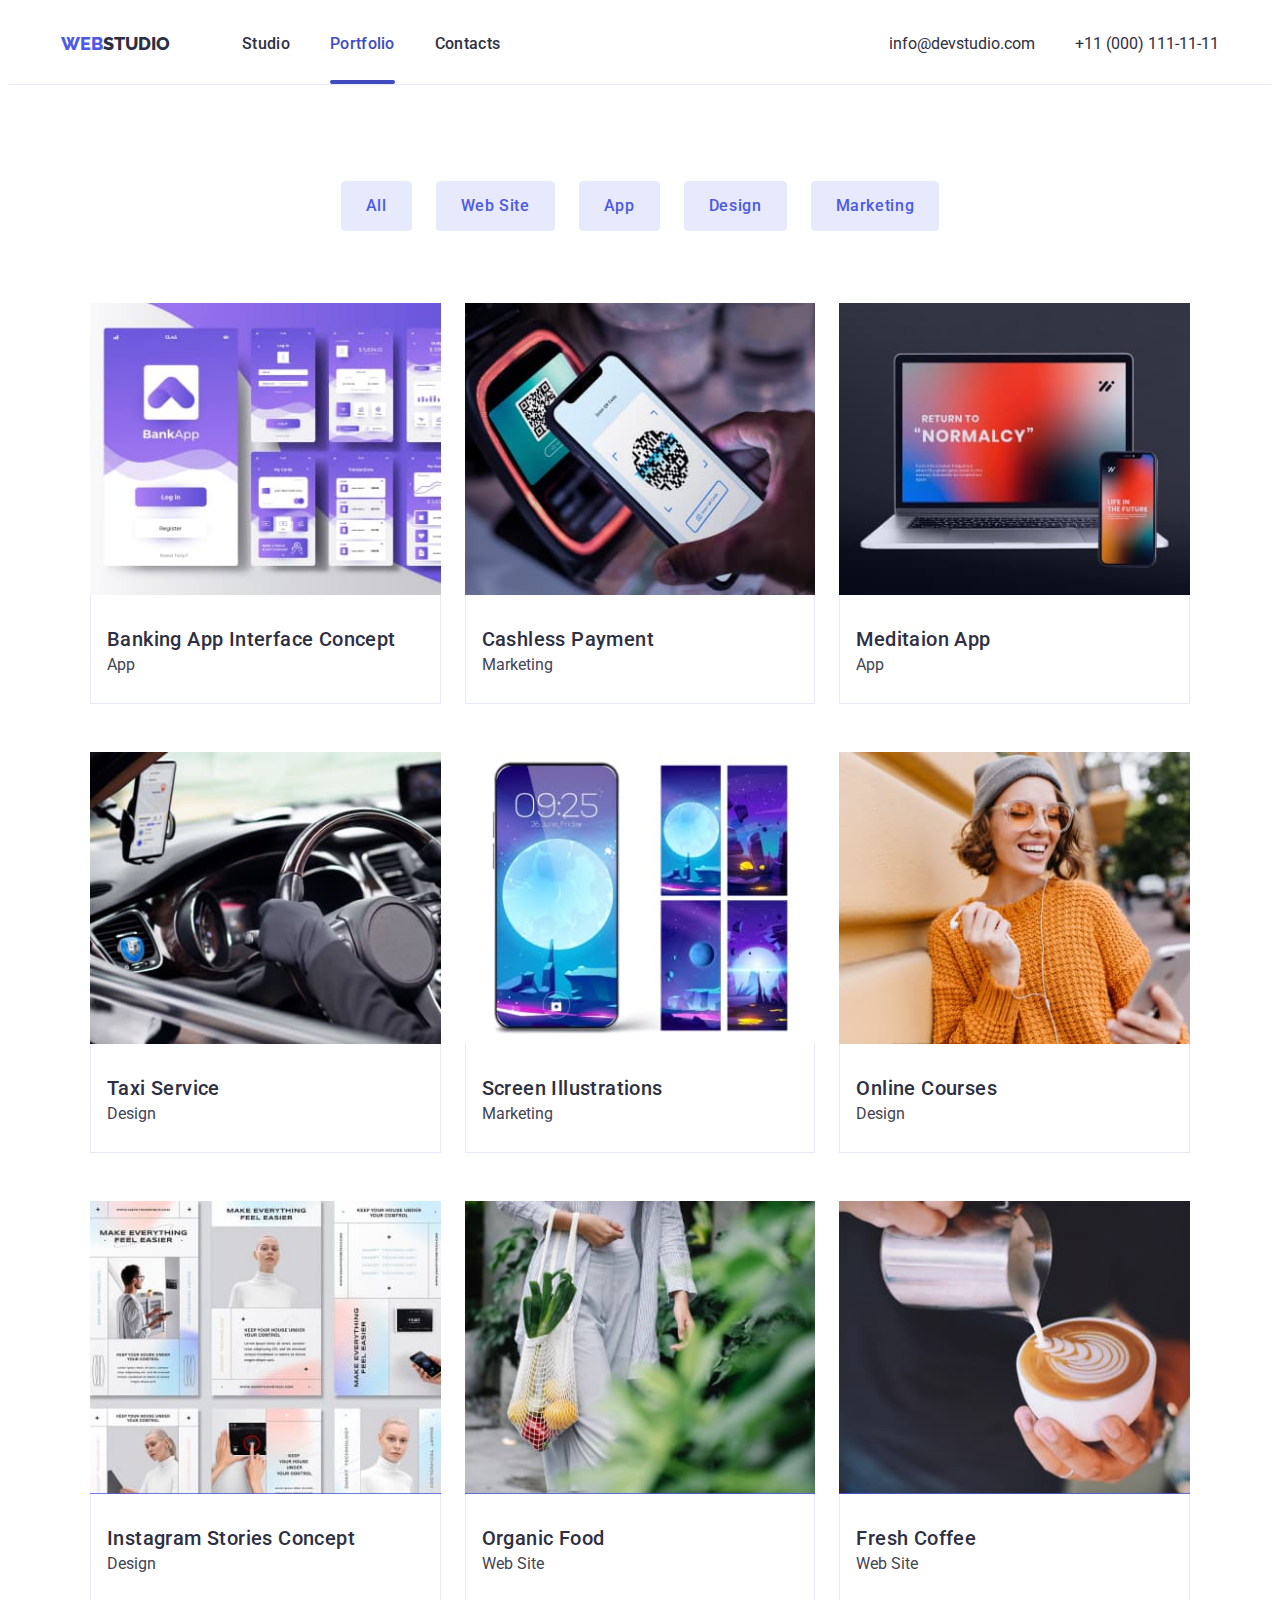
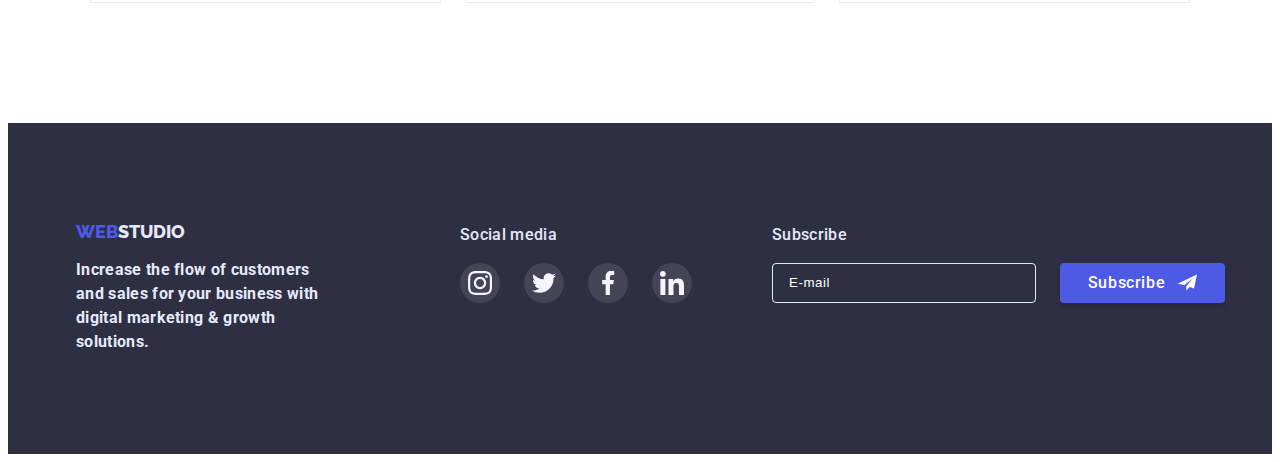
<file: portfolio.html>
<!DOCTYPE html>
<html lang="en">
  <head>
    <meta charset="UTF-8" />
    <meta http-equiv="X-UA-Compatible" content="IE=edge" />
    <meta name="viewport" content="width=device-width, initial-scale=1.0" />
    <title>Portfolio</title>
    <link rel="preconnect" href="https://fonts.googleapis.com" />
    <link rel="preconnect" href="https://fonts.gstatic.com" crossorigin />
    <link
      href="https://fonts.googleapis.com/css2?family=Raleway:wght@800&family=Roboto:wght@400;500;700;900&display=swap"
      rel="stylesheet"
    />
    <link
      rel="stylesheet"
      href="https://cdnjs.cloudflare.com/ajax/libs/modern-normalize/1.1.0/modern-normalize.min.css"
      integrity="sha512-wpPYUAdjBVSE4KJnH1VR1HeZfpl1ub8YT/NKx4PuQ5NmX2tKuGu6U/JRp5y+Y8XG2tV+wKQpNHVUX03MfMFn9Q=="
      crossorigin="anonymous"
      referrerpolicy="no-referrer"
    />
    <link rel="stylesheet" href="./css/styles.css" />
  </head>
  <body>
    <header class="page-header">
      <div class="container had">
        <nav class="navigation">
          <a class="header-logo" href="./index.html">
            <span class="web">web</span>studio</a
          >

          <ul class="site-nav list">
            <li class="item-nav">
              <a class="link-nav line" href="index.html">Studio</a>
            </li>
            <li class="item-nav">
              <a class="link-nav line current" href="portfolio.html"
                >Portfolio</a
              >
            </li>
            <li class="item-nav"><a class="link-nav" href="">Contacts</a></li>
          </ul>
        </nav>
        <address>
          <ul class="adr-items list">
            <li class="adr">
              <a class="link-nav" href="mailto:info@devstudio.com"
                >info@devstudio.com</a
              >
            </li>
            <li class="adr">
              <a class="link-nav" href="tel:+110001111111"
                >+11 (000) 111-11-11</a
              >
            </li>
          </ul>
        </address>
      </div>
    </header>
    <main>
      <section class="section main">
        <div class="container">
          <h1 class="visually-hidden">Project filter</h1>

          <ul class="filter list">
            <li class="item-btn">
              <button class="button-item" type="button">All</button>
            </li>
            <li class="item-btn">
              <button class="button-item" type="button">Web Site</button>
            </li>
            <li class="item-btn">
              <button class="button-item" type="button">App</button>
            </li>
            <li class="item-btn">
              <button class="button-item" type="button">Design</button>
            </li>
            <li class="item-btn">
              <button class="button-item" type="button">Marketing</button>
            </li>
          </ul>

          <ul class="project list">
            <li class="project-cont">
              <a class="project-link" href="">
                <div class="project-cover-wrap">
                  <img
                    class="project-img"
                    src="./images/image7_1.jpg"
                    alt="Interface banking App"
                    width="360"
                    height="300"
                  />
                  <p class="project-cover-text">
                    14 Stylish and User-Friendly App Design Concepts · Task
                    Manager App · Calorie Tracker App · Exotic Fruit Ecommerce
                    App · Cloud Storage App
                  </p>
                </div>

                <div class="after-img">
                  <h2 class="project-hed">banking app interface concept</h2>
                  <p class="project-item">app</p>
                </div></a
              >
            </li>
            <li class="project-cont">
              <a class="project-link" href=""
                ><div class="project-cover-wrap">
                  <img
                    class="project-img"
                    src="./images/image7.jpg"
                    alt="banking app interface"
                    width="360"
                    height="300"
                  />
                  <p class="project-cover-text">
                    14 Stylish and User-Friendly App Design Concepts · Task
                    Manager App · Calorie Tracker App · Exotic Fruit Ecommerce
                    App · Cloud Storage App
                  </p>
                </div>
                <div class="after-img">
                  <h2 class="project-hed">cashless payment</h2>
                  <p class="project-item">marketing</p>
                </div></a
              >
            </li>

            <li class="project-cont">
              <a class="project-link" href=""
                ><div class="project-cover-wrap">
                  <img
                    class="project-img"
                    src="./images/image8.jpg"
                    alt="Notybook"
                    width="360"
                    height="300"
                  />
                  <p class="project-cover-text">
                    14 Stylish and User-Friendly App Design Concepts · Task
                    Manager App · Calorie Tracker App · Exotic Fruit Ecommerce
                    App · Cloud Storage App
                  </p>
                </div>
                <div class="after-img">
                  <h2 class="project-hed">meditaion app</h2>
                  <p class="project-item">app</p>
                </div></a
              >
            </li>
            <li class="project-cont">
              <a class="project-link" href=""
                ><div class="project-cover-wrap">
                  <img
                    class="project-img"
                    src="./images/image9.jpg"
                    alt="taxi"
                    width="360"
                    height="300"
                  />
                  <p class="project-cover-text">
                    14 Stylish and User-Friendly App Design Concepts · Task
                    Manager App · Calorie Tracker App · Exotic Fruit Ecommerce
                    App · Cloud Storage App
                  </p>
                </div>
                <div class="after-img">
                  <h2 class="project-hed">taxi service</h2>
                  <p class="project-item">design</p>
                </div></a
              >
            </li>
            <li class="project-cont">
              <a class="project-link" href=""
                ><div class="project-cover-wrap">
                  <img
                    class="project-img"
                    src="./images/image10.jpg"
                    alt="phone's skin"
                    width="360"
                    height="300"
                  />
                  <p class="project-cover-text">
                    14 Stylish and User-Friendly App Design Concepts · Task
                    Manager App · Calorie Tracker App · Exotic Fruit Ecommerce
                    App · Cloud Storage App
                  </p>
                </div>
                <div class="after-img">
                  <h2 class="project-hed">screen illustrations</h2>
                  <p class="project-item">marketing</p>
                </div></a
              >
            </li>
            <li class="project-cont">
              <a class="project-link" href=""
                ><div class="project-cover-wrap">
                  <img
                    class="project-img"
                    src="./images/image11.jpg"
                    alt="Smiling girl"
                    width="360"
                    height="300"
                  />
                  <p class="project-cover-text">
                    14 Stylish and User-Friendly App Design Concepts · Task
                    Manager App · Calorie Tracker App · Exotic Fruit Ecommerce
                    App · Cloud Storage App
                  </p>
                </div>
                <div class="after-img">
                  <h2 class="project-hed">online courses</h2>
                  <p class="project-item">design</p>
                </div></a
              >
            </li>
            <li class="project-cont">
              <a class="project-link" href=""
                ><div class="project-cover-wrap">
                  <img
                    class="project-img"
                    src="./images/image12.jpg"
                    alt="instagram stories concept"
                    width="360"
                    height="300"
                  />
                  <p class="project-cover-text">
                    14 Stylish and User-Friendly App Design Concepts · Task
                    Manager App · Calorie Tracker App · Exotic Fruit Ecommerce
                    App · Cloud Storage App
                  </p>
                </div>
                <div class="after-img">
                  <h2 class="project-hed">instagram stories concept</h2>
                  <p class="project-item">design</p>
                </div></a
              >
            </li>
            <li class="project-cont">
              <a class="project-link" href=""
                ><div class="project-cover-wrap">
                  <img
                    class="project-img"
                    src="./images/image13.jpg"
                    alt="organic food"
                    width="360"
                    height="300"
                  />
                  <p class="project-cover-text">
                    14 Stylish and User-Friendly App Design Concepts · Task
                    Manager App · Calorie Tracker App · Exotic Fruit Ecommerce
                    App · Cloud Storage App
                  </p>
                </div>
                <div class="after-img">
                  <h2 class="project-hed">organic food</h2>
                  <p class="project-item">web site</p>
                </div></a
              >
            </li>
            <li class="project-cont">
              <a class="project-link" href=""
                ><div class="project-cover-wrap">
                  <img
                    class="project-img"
                    src="./images/image14.jpg"
                    alt="fresh coffee"
                    width="360"
                    height="300"
                  />
                  <p class="project-cover-text">
                    14 Stylish and User-Friendly App Design Concepts · Task
                    Manager App · Calorie Tracker App · Exotic Fruit Ecommerce
                    App · Cloud Storage App
                  </p>
                </div>
                <div class="after-img">
                  <h2 class="project-hed">fresh coffee</h2>
                  <p class="project-item">web site</p>
                </div></a
              >
            </li>
          </ul>
        </div>
      </section>
    </main>

    <footer>
      <section class="section footer">
        <div class="container footer-main">
          <ul class="footer-block list">
            <li>
              <a class="footer-logo" href="./index.html">
                <span class="web footer-logo">web</span>studio</a
              >
              <h2 class="footer-item">
                Increase the flow of customers and sales for your business with
                digital marketing & growth solutions.
              </h2>
            </li>
            <li class="social-block">
              <p class="hed">Social media</p>
              <ul class="footer-soc-list list">
                <li class="footer-soc-item">
                  <a class="footer-soc-link link" href="">
                    <svg class="footer-soc-icon" width="24" height="24">
                      <use href="./images/symbol-defs.svg#icon-instagram"></use>
                    </svg>
                  </a>
                </li>

                <li class="footer-soc-item">
                  <a class="footer-soc-link link" href="">
                    <svg class="footer-soc-icon" width="24" height="24">
                      <use href="./images/symbol-defs.svg#icon-twitter"></use>
                    </svg>
                  </a>
                </li>

                <li class="footer-soc-item">
                  <a class="footer-soc-link link" href="">
                    <svg class="footer-soc-icon" width="24" height="24">
                      <use href="./images/symbol-defs.svg#icon-facebook"></use>
                    </svg>
                  </a>
                </li>

                <li class="footer-soc-item">
                  <a class="footer-soc-link link" href="">
                    <svg class="footer-soc-icon" width="24" height="24">
                      <use href="./images/symbol-defs.svg#icon-linkedin"></use>
                    </svg>
                  </a>
                </li>
              </ul>
            </li>

            <li>
              <div class="subscribe-block">
                <h2 class="hed">Subscribe</h2>
                <form class="footer-main">
                  <input
                    class="footer-subscribe"
                    type="email"
                    name="user_email"
                    placeholder="E-mail"
                  />
                  <div>
                    <button class="footer-button" type="submit">
                      <span class="subscribe-icon">Subscribe</span>
                    </button>
                  </div>
                </form>
              </div>
            </li>
          </ul>
        </div>
      </section>
    </footer>
  </body>
</html>
</file>
<file: css/styles.css>
:root {
  --primary-text-color: #434455;
  --title-text-color: #2e2f42;
  --first-logo-color: #4d5ae5;
  --second-logo-color: #2e2f42;
  --third-logo-color: #f4f4fd;
  --footer-text-color: #e7e9fc;
  --hero-text-color: #ffffff;
  --header-two-color: #2e2f42;
  --hero-image-backround: #2e2f42;
  --focus-hover-color: rgba(77, 90, 229, 1);
  --subtle-backgrounds: #e7e9fc;
  --Light-mode-backgrounds: #f4f4fd;
  --background: #e5e5e5;
  --hero-backround: #2e2f42;
  --button-primary: #e7e9fc;
  --button-h-f: #404bbf;
  --button-text-portfolio: #4d5ae5;
  --curent-color: #31d0aa;
  --border-button: #e7e9fc;
  --btn-h: #9747ff;
  --gradient: rgba(46, 47, 66, 0.7);
  --border-icon: rgba(142, 143, 153, 1);
  --footer-dg-icon: rgba(255, 255, 255, 0.1);
  --footer-icon-h-f: #31d0aa;
  --cover-text: #f4f4fd;
  --overlay-bgc: #4d5ae5;
  --backdrop: rgba(46, 47, 66, 0.4);
  --modal-bgc: #fff;
  --close-bgc: rgba(231, 233, 252, 1);
  --close-border: #e7e9fc;
  --btn-main-modal: #4d5ae5;
  --modal-input-border: #2e2f42;
  --coment-area: rgba(46, 47, 66, 0.4);
  --modal-text: rgba(142, 143, 153, 1);
}

.container {
  max-width: 1158px;
  padding: 0 15px;
  margin-left: auto;
  margin-right: auto;
}
/* вилучила крапки зі спісків */
.list {
  list-style: none;
}

h1,
h2,
h3,
h4,
h5,
h6,
p {
  margin: 0;
}
ul {
  margin: 0;
  padding-left: 0;
}

/* прихований заголовок */

.visually-hidden {
  position: absolute;
  white-space: nowrap;
  width: 1px;
  height: 1px;
  overflow: hidden;
  border: 0;
  padding: 0;
  clip: rect(0 0 0 0);
  clip-path: inset(50%);
  margin: -1px;
}

img {
  display: block;
  max-width: 100%;
  height: auto;
}

* {
  box-sizing: border-box;
}
*:focus {
  outline: none;
}
body {
  color: var(--primary-text-color);
  font-family: "Roboto", sans-serif;
  /* padding-top: 76px; */
}
.section {
  padding-top: 120px;
  padding-bottom: 120px;
}
/* Шапка сторінок*/
.had {
  display: flex;
  align-items: start;
  justify-content: space-between;
  padding: 24px 0 0;
}

.page-header {
  /* position: fixed; */
  width: 100%;
  min-height: 76px;
  top: 0;
  left: 0;
  border-bottom: 1px solid var(--border-button);
  background-color: var(--hero-text-color);
}
/* логотип */
.header-logo {
  font-family: "Raleway";
  font-style: normal;
  text-transform: uppercase;
  font-weight: 800;
  font-size: 18px;
  line-height: 1.33;
  color: var(--second-logo-color);
  text-decoration: none;
  display: flex;
  align-items: start;
  padding: 0px;
}

/* меню навігації */
.navigation {
  display: flex;
  padding-right: 0;
  justify-content: start;
}

.site-nav {
  display: flex;
  justify-content: center;
  align-items: start;
  margin-left: 72px;
}
/* 
.link:is(:hover, :focus) {
  color: var(--button-h-f);
}
.link {
  display: block;
  text-decoration: none;
  color: var(--primary-text-color);
}*/
.link-nav {
  display: block;
  text-decoration: none;
  color: var(--title-text-color);
  transition: color 250ms cubic-bezier(0.4, 0, 0.2, 1);
}

.link-nav:is(:hover, :focus) {
  color: var(--button-h-f);
  outline: none;
}

.line.current::after {
  content: "";
  left: 0;
  bottom: 0;
  display: block;
  width: 100%;
  height: 4px;
  margin-top: 24px;
  background-color: var(--button-h-f);
  border-radius: 2px;
}

.current {
  color: var(--button-h-f);
}

.item-nav {
  font-weight: 500;
  font-size: 16px;
  line-height: 1.5;
  letter-spacing: 0.02em;
}

.site-nav .item-nav:not(:last-child) {
  margin-right: 40px;
}

/* ul адреса */
.adr-items {
  display: flex;
  gap: 40px;
  align-items: center;
}

.adr {
  font-size: 16px;
  font-style: normal;
  line-height: 1.5;
}

.adr-link:is(:hover, :focus) {
  color: var(--focus-hover-color);
}
.adr-link {
  transition: 250ms cubic-bezier(0.4, 0, 0.2, 1);
}

/* STUDIO PAGE */
.hero {
  background-color: var(--hero-backround);
  padding-top: 188px;
  padding-bottom: 188px;
  max-width: 1440px;
  height: 600px;
  background-image: linear-gradient(to right, var(--gradient), var(--gradient)),
    url(../images/people-office.jpg);
  background-repeat: no-repeat;
  background-position: center;
  background-size: cover;
  margin: 0 auto;
}

.hero-header {
  font-size: 56px;
  line-height: 1.07;
  letter-spacing: 0.02em;
  color: var(--hero-text-color);
  display: flex;
  justify-content: center;
  text-align: center;
}

/*кнопка головної сторінки*/
.hero-button-item {
  font-family: inherit;
  cursor: pointer;
  font-weight: 500;
  font-size: 16px;
  line-height: 1.5;
  letter-spacing: 0.04em;
  background-color: var(--btn-main-modal);
  box-shadow: 0px 4px 4px rgba(0, 0, 0, 0.15);
  border-radius: 4px;
  color: var(--hero-text-color);
  display: block;
  margin: 64px auto 0;
  padding: 16px 32px;
  border: transparent;
  transition: background-color 250ms cubic-bezier(0.4, 0, 0.2, 1);
}

.hero-button-item:is(:hover, :focus) {
  background-color: var(--button-h-f);
  color: var(--hero-text-color);
  outline: none;
}

/*блок Наши цілі*/

.content {
  padding-bottom: 0;
}

.content-list {
  display: flex;
  justify-content: space-between;
}

.content-title {
  font-weight: 500;
  font-size: 20px;
  line-height: 1.2;
  letter-spacing: 0.02em;
  color: var(--title-text-color);
  margin-top: 8px;
}

.content-item {
  font-size: 16px;
  line-height: 1.5;
  color: var(--primary-text-color);
  margin-top: 8px;
}

/* SECTION "What are we doing" */

.title {
  font-size: 36px;
  line-height: 1.11;
  text-align: center;
  letter-spacing: 0.02em;
  text-transform: capitalize;
  color: var(--title-text-color);
  margin-bottom: 72px;
}

.content-img-list {
  display: flex;
  justify-content: space-between;
}

/* Секція "Наша команда" */
.team {
  background-color: var(--Light-mode-backgrounds);
}

.team-hed-item {
  display: flex;
  justify-content: space-between;
}

.title-team {
  font-size: 36px;
  line-height: 1.11;
  text-align: center;
  letter-spacing: 0.02em;
  text-transform: capitalize;
  color: var(--title-text-color);
  margin-bottom: 72px;
}

.item-card {
  background-color: var(--hero-text-color);
  box-shadow: 0px 1px 6px rgba(46, 47, 66, 0.08),
    0px 1px 1px rgba(46, 47, 66, 0.16), 0px 2px 1px rgba(46, 47, 66, 0.08);
  border-radius: 0px 0px 4px 4px;
  width: 264px;
}

.box {
  padding: 32px 0;
  box-shadow: 0px 1px 6px rgba(46, 47, 66, 0.08),
    0px 1px 1px rgba(46, 47, 66, 0.16), 0px 2px 1px rgba(46, 47, 66, 0.08);
  border-radius: 0px 0px 4px 4px;
}

.team-name {
  font-weight: 500;
  font-size: 20px;
  line-height: 1.2;
  text-align: center;
  letter-spacing: 0.02em;
  color: var(--title-text-color);
  margin-bottom: 8px;
}

.team-item {
  font-weight: 400;
  font-size: 16px;
  line-height: 1.5;
  letter-spacing: 0.02em;
  text-align: center;
  color: var(--primary-text-color);
}

/* меню "Фильтр" сторінка "Портфоліо" */

.filter {
  display: flex;
  justify-content: center;
}

.item-btn:is(:hover, :focus) {
  box-shadow: 0px 4px 4px rgba(0, 0, 0, 0.15);
  border-radius: 4px;
  outline: none;
}
.item-btn {
  transition: shadow 250ms cubic-bezier(0.4, 0, 0.2, 1);
}
.main {
  padding-top: 96px;
}
.filter .item-btn:not(:last-child) {
  margin-right: 24px;
}

/* кнопка сторинки Портфоліо */
.button-item {
  font-family: inherit;
  cursor: pointer;
  font-style: normal;
  font-weight: 500;
  font-size: 16px;
  line-height: 1.5;
  color: var(--button-text-portfolio);
  align-items: center;
  text-align: center;
  letter-spacing: 0.04em;
  background: var(--button-primary);
  border: 1px solid var(--border-button);
  border-radius: 4px;
  width: auto;
  box-sizing: border-box;
  padding: 12px 24px;
  transition: 250ms cubic-bezier(0.4, 0, 0.2, 1);
}

.button-item:is(:hover, :focus) {
  background-color: var(--button-h-f);
  color: var(--hero-text-color);
}

/*секція Портфоліо*/

.project {
  display: flex;
  justify-content: center;
  flex-wrap: wrap;
  margin-top: 72px;
}

/* CARD */
.project-cont {
  flex-basis: calc((100% - 76px) / 3);
}

.project-cont {
  margin: 0 12px 48px;
  text-decoration: none;
}

.project-cont:nth-of-type(3n + 1) {
  margin-left: 0;
}

.project-cont:nth-of-type(3n) {
  margin-right: 0;
}

.project-cont:nth-last-of-type(-n + 3) {
  margin-bottom: 0;
}

/* TEXT IN CARD */

.project-hed {
  font-style: normal;
  font-weight: 500;
  font-size: 20px;
  line-height: 1.2;
  letter-spacing: 0.02em;
  color: var(--title-text-color);
  text-transform: capitalize;
  margin-bottom: 8px;
}

.project-item {
  font-size: 16px;
  line-height: 0.75;
  text-transform: capitalize;
  color: var(--primary-text-color);
}

.after-img {
  padding: 32px 0 32px 16px;
  border: 1px solid var(--border-button);
  border-top: none;
}

/* .project-link:is(:hover, :focus) {
  box-shadow: 0px 1px 6px rgba(46, 47, 66, 0.08),
    0px 1px 1px rgba(46, 47, 66, 0.16), 0px 2px 1px rgba(46, 47, 66, 0.08);
}

.project-link {
  display: block;
  text-decoration: none;
  transition: 250ms
  cubic-bezier(0.4, 0, 0.2, 1);
} */

/* FOOTER */
.footer {
  background: var(--hero-backround);
  padding: 100px 0;
}

.footer-item {
  font-size: 16px;
  line-height: 1.5;
  letter-spacing: 0.02em;
  color: var(--footer-text-color);
  width: 264px;
  margin-top: 16px;
}

.footer-logo {
  font-family: "Raleway";
  font-style: normal;
  color: var(--footer-text-color);
  text-transform: uppercase;
  font-weight: 800;
  font-size: 18px;
  line-height: 0.75;
  text-decoration: none;
  margin-top: 100px;
}

.web {
  color: var(--first-logo-color);
}

/*  Icons Sotial Media */

/*.icons {
display: flex;
}

.icon {
  width: 40px;
  height: 40px;
}
  
 .icon-item {
  padding: 0;
  gap: 32px;
  background: var(--background);
  box-shadow: 0px 1px 6px rgba(46, 47, 66, 0.08), 0px 1px 1px rgba(46, 47, 66, 0.16), 0px 2px 1px rgba(46, 47, 66, 0.08);
  border-radius: 0px 0px 4px 4px;
}
 */
.team-soc-list {
  display: flex;
  justify-content: center;
  margin-top: 8px;
  gap: 24px;
}

.team-soc-item {
  width: 40px;
  height: 40px;
}
.team-soc-link {
  width: 100%;
  height: 100%;
  border-radius: 50%;
  background: var(--first-logo-color);
  display: flex;
  justify-content: center;
  align-items: center;
  transition: background-color 250ms cubic-bezier(0.4, 0, 0.2, 1);
}
.team-soc-icon {
  fill: var(--Light-mode-backgrounds);
}
.team-soc-link:is(:hover, :focus) {
  background-color: var(--button-h-f);
  outline: none;
}
.customer {
  display: flex;
  justify-content: space-between;
  margin: 0 auto;
}

/*.customer-item {
  width: 168px;
  height: 88px;
  
}*/
.customer-item-link {
  display: flex;
  justify-content: center;
  align-items: center;
  width: 168px;
  height: 88px;
  border: 1px solid var(--border-icon);
  border-radius: 4px;
  color: var(--border-icon);
  transition: color 250ms cubic-bezier(0.4, 0, 0.2, 1);
}
.customer-item-icon {
  fill: currentColor;
}
.customer-item-link:is(:hover, :focus) {
  border: 1px solid var(--button-h-f);
  color: var(--button-h-f);
}

/*
.customer-item-icon:is(:hover, :focus) {
  fill: var(--button-h-f);
}*/

.footer-block {
  display: flex;
}
.hed {
  color: var(--footer-text-color);
  font-weight: 500;
  font-size: 16px;
  line-height: 1.5;
  letter-spacing: 0.02em;
}
.footer-soc-list {
  display: flex;
  justify-content: center;
  align-items: center;
  margin-top: 16px;
  gap: 24px;
}

.footer-soc-item {
  width: 40px;
  height: 40px;
}
.social-block {
  margin-left: 120px;
}
.subscribe-block {
  margin-left: 80px;
  display: flex;
  flex-direction: column;
}

.footer-soc-link {
  width: 100%;
  height: 100%;
  border-radius: 50%;
  background: var(--footer-dg-icon);
  display: flex;
  justify-content: center;
  align-items: center;
  transition: background-color 250ms cubic-bezier(0.4, 0, 0.2, 1);
}

.footer-soc-icon {
  fill: var(--hero-text-color);
}

.footer-soc-link:is(:hover, :focus) {
  background-color: var(--footer-icon-h-f);
}
.footer-subscribe {
  width: 264px;
  height: 40px;
  font-weight: 400;
  font-style: 12px;
  line-height: 2;
  letter-spacing: 0.04em;
  color: var(--hero-text-color);
  background-color: var(--hero-backround);
  padding: 0 16px 0 16px;
  border: 1px solid var(--border-button);
  border-radius: 4px;
  margin-top: 16px;
  transition: background-color 250ms cubic-bezier(0.4, 0, 0.2, 1);
}

.footer-subscribe:focus {
  border-color: var(--overlay-bgc);
}

.footer-subscribe::placeholder {
  font-weight: 400;
  font-style: 12px;
  line-height: 2;
  letter-spacing: 0.04em;
  color: var(--hero-text-color);
  padding: 8px 0 8px;
}
.footer-main {
  display: flex;
}

.footer-button {
  width: 165px;
  height: 40px;
  margin-left: 24px;
  font-family: inherit;
  cursor: pointer;
  font-weight: 500;
  font-size: 16px;
  line-height: 1.5;
  letter-spacing: 0.04em;
  background-color: var(--btn-main-modal);
  box-shadow: 0px 4px 4px rgba(0, 0, 0, 0.15);
  border-radius: 4px;
  color: var(--hero-text-color);
  display: flex;
  justify-content: center;
  gap: 16px;
  margin-top: 16px;
  padding: 8px 24px 8px 24px;
  border: transparent;
  transition: background-color 250ms cubic-bezier(0.4, 0, 0.2, 1);
}


 /* .subscribe-icon {
 fill: currentColor
   
  
 }  */

.footer-button .subscribe-icon::after {
  content: "";
  width: 24px;
  height: 20px;
  padding: 0 24px 0 8px;
  background-repeat: no-repeat;
  background-size: contain;
  background-position-x: right;
  fill: currentColor;
  background-image: url(/images/telegram.svg);
}

.footer-button:is(:hover, :focus) {
  background-color: var(--button-h-f);
  color: var(--hero-text-color);
  outline: none;
}

.content-pic {
  display: flex;
  justify-content: center;
  align-items: center;
  height: 112px;
  width: 264px;
  border-radius: 4px;
  background-color: var(--Light-mode-backgrounds);
}
.icon-antenna::before {
  content: "";
  background-image: url(../images/antenna\ 1.svg);
}
.icon-clock::before {
  content: "";
  background-image: url(../images/clock\ 1.svg);
}
.icon-diagram::before {
  content: "";
  background-image: url(../images/diagram\ 1.svg);
}
.icon-astronaut::before {
  content: "";
  background-image: url(../images/astronaut\ 1.svg);
}

/*.icon {
  display: inline-block;
  width: 1em;
  height: 1em;
  stroke-width: 0;
  stroke: currentColor;
  fill: currentColor;
*/

/* .project-img {
  position: relative;
}
 .overlay::before {
  content: "";
  position: absolute;
  width: 100%;
  height: 100%;
  background-color: red;
  opacity: 0;
 }
 .overlay:hover::before{
  opacity: 1;
 } */

/* .project-cont {
  position: relative;
 } */
.project-cover-text {
  position: absolute;
  top: 0;
  padding: 40px 32px 0 32px;
  height: 100%;
  /* font-family: "Roboto";
  font-weight: 400; */
  font-size: 16px;
  line-height: 1.5;
  letter-spacing: 0.02em;
  color: var(--cover-text);
  background-color: var(--overlay-bgc);
  transform: translateY(100%);
  transition: transform 250ms cubic-bezier(0.4, 0, 0.2, 1);
  overflow: auto;
}

.project-link:hover .project-cover-text {
  transform: translateY(0);
}
.project-link:focus .project-cover-text {
  transform: translateY(0);
}

.project-link:is(:hover, :focus) {
  box-shadow: 0px 1px 6px rgba(46, 47, 66, 0.08),
    0px 1px 1px rgba(46, 47, 66, 0.16), 0px 2px 1px rgba(46, 47, 66, 0.08);
}

.project-link {
  display: block;
  text-decoration: none;
  transition: shadow 250ms cubic-bezier(0.4, 0, 0.2, 1);
}

.project-cover-wrap {
  position: relative;
  overflow: hidden;
}

.backdrop {
  position: fixed;
  top: 0;
  width: 100%;
  height: 100vh;
  background-color: var(--backdrop);
  transition: opacity 250ms cubic-bezier(0.4, 0, 0.2, 1) visibility 250ms
    cubic-bezier(0.4, 0, 0.2, 1);
}

.backdrop.is-hidden .modal {
  transform: translate(-50%, -50%) scale(0) rotate(720deg);
}
.modal {
  position: absolute;
  top: 50%;
  left: 50%;
  transform: translate(-50%, -50%) scale(1) rotate(0deg);
  width: 408px;
  min-height: 576px;
  background: var(--modal-bgc);
  border-radius: 4px;
  padding: 32px;
  transition: transform 250ms cubic-bezier(0.4, 0, 0.2, 1);
}

.modal-close {
  width: 24px;
  height: 24px;
  border-radius: 50%;
  background-color: var(--modal-bgc);
  border: 1px solid var(--close-border);
  display: flex;
  align-items: center;
  justify-content: center;
  margin-left: auto;
  margin-bottom: 24px;
  padding: 0;
  cursor: pointer;
  transition: transform 250ms cubic-bezier(0.4, 0, 0.2, 1);
}
.modal-close:is(:hover, :focus) {
  fill: var(--hero-text-color);
  background-color: var(--button-h-f);
}

.is-hidden {
  visibility: hidden;
  opacity: 0;
  pointer-events: none;
}
/* .no-scroll {
    overflow: hidden;
} */
.modal-form {
}
.modal-form-title {
  font-weight: 500;
  font-size: 16px;
  line-height: 1.5;
  letter-spacing: 0.02em;
  margin-bottom: 16px;
  color: var(--title-text-color);
}
.modal-input {
  width: 100%;
  height: 40px;
  border: 1px solid var(--modal-input-border);
  border-radius: 4px;
  background-color: var(--modal-bgc);
  font-size: 12px;
  padding: 0 0 0 38px;
  transition: transform 250ms cubic-bezier(0.4, 0, 0.2, 1);
}
.modal-input:focus {
  border-color: var(--overlay-bgc);
}

.modal-input:focus + .modal-input-img {
  fill: var(--overlay-bgc);
}
.coment-area {
  height: 120px;
  padding: 8px 8px 8px 16px;
  resize: none;
}
.coment-area::placeholder {
  top: 0;
  left: 0;
  color: var(--coment-area);
  font-size: 12px;
  line-height: 1.17;
  letter-spacing: 0.04em;
  /* padding: 8px 8px 8px 0px; */
}

.input-text {
  font-size: 12px;
  line-height: 1.33;
  letter-spacing: 0.04em;
  color: var(--modal-text);
}
.input-text-second {
  font-size: 12px;
  line-height: 1.17;
  letter-spacing: 0.01em;
  color: var(--modal-text);
}

.modal-input-img {
  position: absolute;
  left: 16px;
  top: 50%;
  transform: translateY(-50%);
  transition: transform 250ms cubic-bezier(0.4, 0, 0.2, 1);
}

.input-wrap {
  position: relative;
}
.modal-field {
  margin-bottom: 8px;
}

.privacy-policy {
  color: var(--btn-main-modal);
  margin-left: 3px;
}
.modal-checkbox {
  margin-top: 16px;
}
.modal-text-accept {
  /* letter-spacing: 0.04; */
  display: flex;
  align-items: center;
  transition: background-color 250ms cubic-bezier(0.4, 0, 0.2, 1);
}
.modal-text-accept::before {
  content: "";
  width: 16px;
  height: 16px;
  border: 1px solid var(--title-text-color);
  border-radius: 2px;
  margin-right: 8px;
}

.input-chek:checked + .modal-text-accept::before {
  content: "";
  border: none;
  background-color: var(--button-h-f);
  background-image: url(../images/Check.svg);
  background-repeat: no-repeat;
  background-position: center;
}
.input-chek:focus + .modal-text-accept::before {
  border-color: var(--button-h-f);
}

.modal-form-button {
  display: block;
  width: 169px;
  margin: 24px auto 0;
  padding: 16px 32px;

  font-family: inherit;
  font-weight: 500;
  font-size: 16px;
  line-height: 1.5;
  letter-spacing: 0.04em;
  color: var(--hero-text-color);

  border-radius: 4px;
  background-color: var(--btn-main-modal);
  box-shadow: 0px 4px 4px rgba(0, 0, 0, 0.15);
  border: transparent;
  cursor: pointer;
  transition: background-color 250ms cubic-bezier(0.4, 0, 0.2, 1);
}

.modal-form-button:is(:hover, :focus) {
  background-color: var(--button-h-f);
  color: var(--hero-text-color);
  outline: none;
}
</file>
